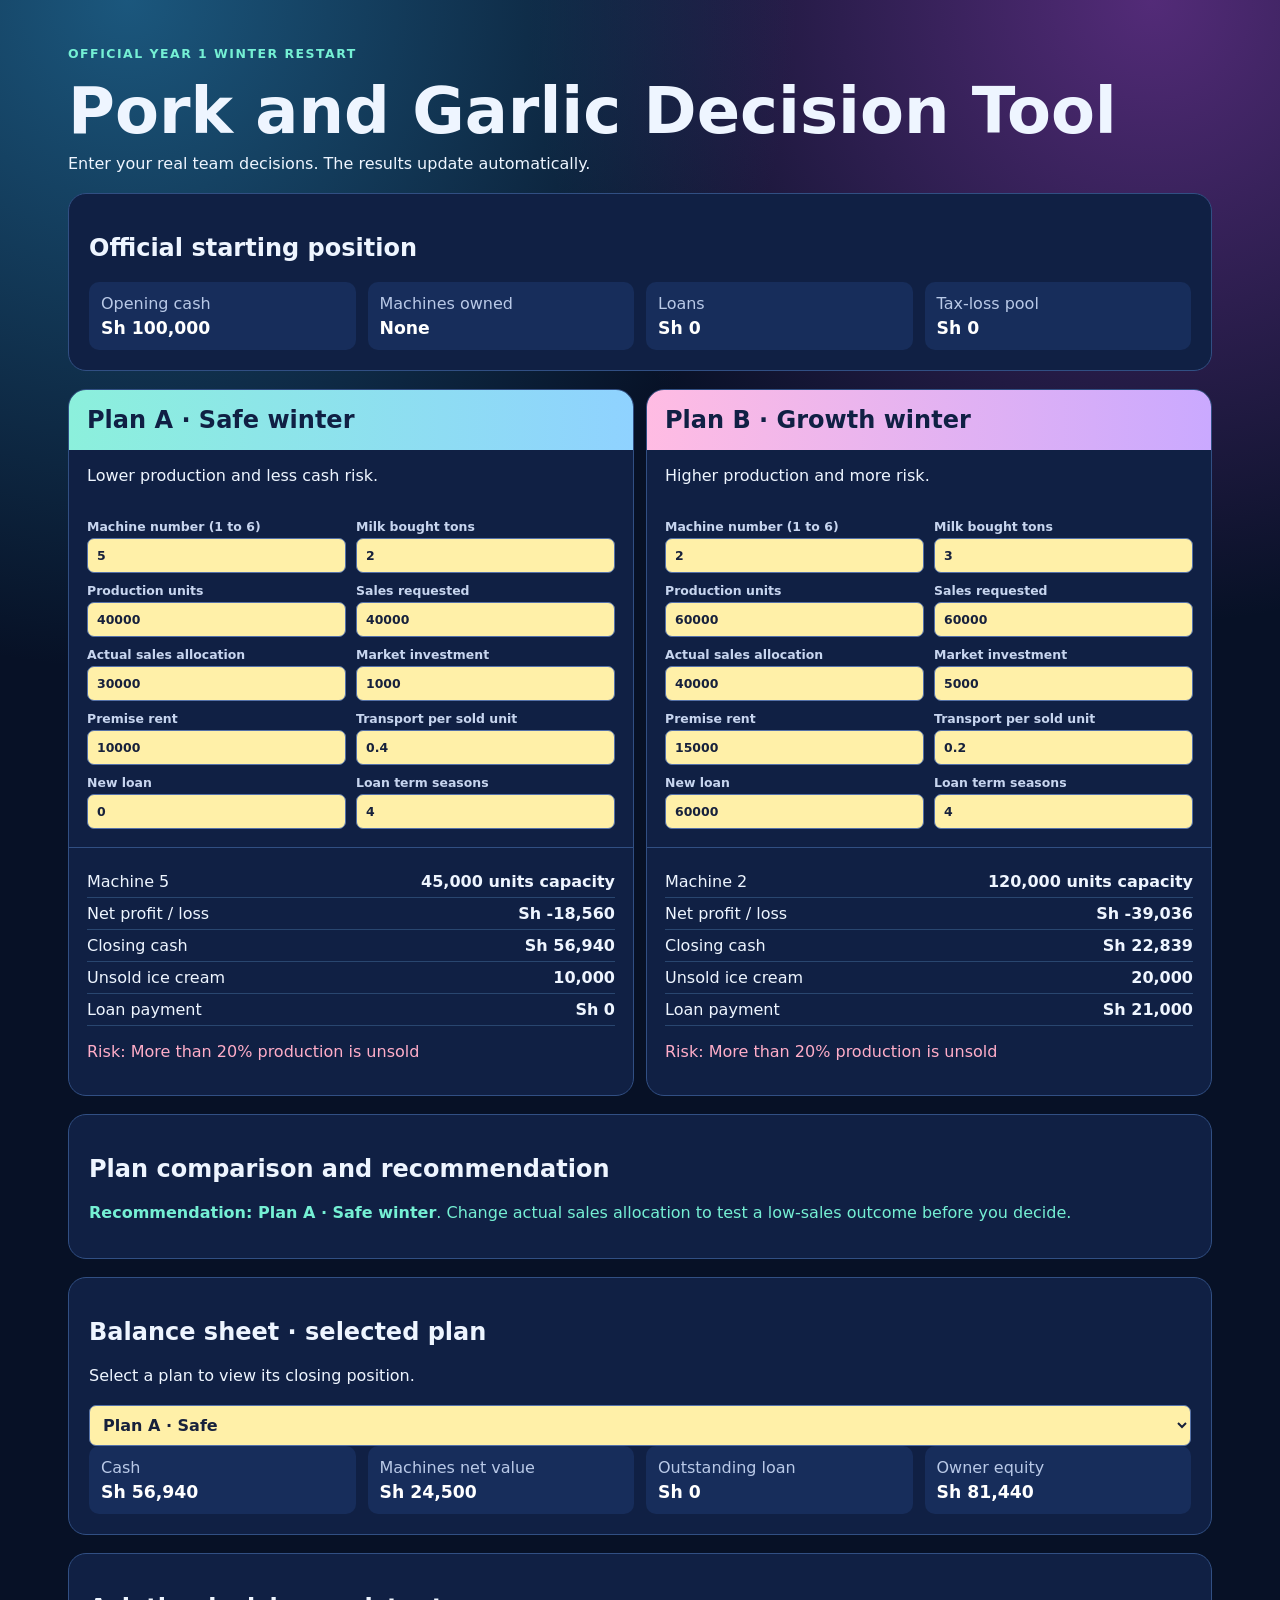
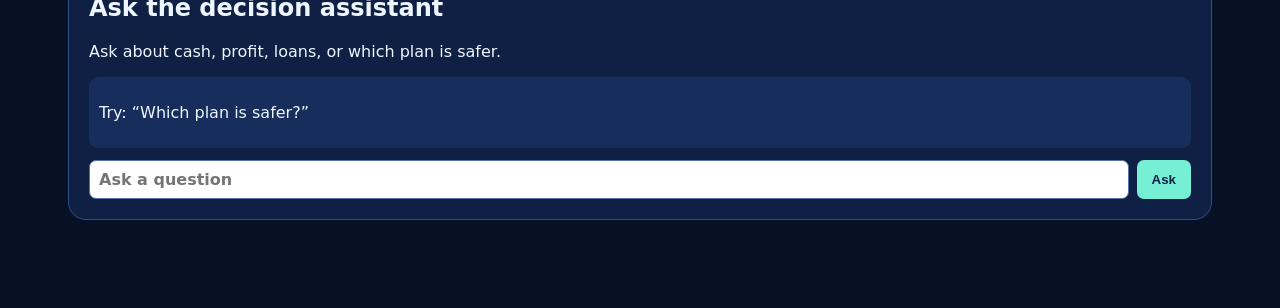
<file: index.html>
<!doctype html><html lang="en"><head><meta charset="utf-8"><meta name="viewport" content="width=device-width,initial-scale=1"><title>Pork and Garlic Decision Tool</title><link rel="stylesheet" href="styles.css"></head><body><main><header><p>OFFICIAL YEAR 1 WINTER RESTART</p><h1>Pork and Garlic Decision Tool</h1><span>Enter your real team decisions. The results update automatically.</span></header><section class="panel"><h2>Official starting position</h2><div class="summary"><div>Opening cash<b>Sh 100,000</b></div><div>Machines owned<b>None</b></div><div>Loans<b>Sh 0</b></div><div>Tax-loss pool<b>Sh 0</b></div></div></section><section class="plans"><article class="plan safe"><h2>Plan A · Safe winter</h2><p>Lower production and less cash risk.</p><div class="inputs" id="safeInputs"></div><div class="result" id="safeResult"></div></article><article class="plan growth"><h2>Plan B · Growth winter</h2><p>Higher production and more risk.</p><div class="inputs" id="growthInputs"></div><div class="result" id="growthResult"></div></article></section><section class="panel"><h2>Plan comparison and recommendation</h2><div id="comparison"></div></section><section class="panel"><h2>Balance sheet · selected plan</h2><p>Select a plan to view its closing position.</p><select id="balancePlan"><option value="safe">Plan A · Safe</option><option value="growth">Plan B · Growth</option></select><div class="balance" id="balance"></div></section><section class="panel"><h2>Ask the decision assistant</h2><p>Ask about cash, profit, loans, or which plan is safer.</p><div class="chat" id="chat"><p>Try: “Which plan is safer?”</p></div><form id="chatForm"><input id="question" placeholder="Ask a question"><button>Ask</button></form></section></main><script src="app.js"></script></body></html>
</file>
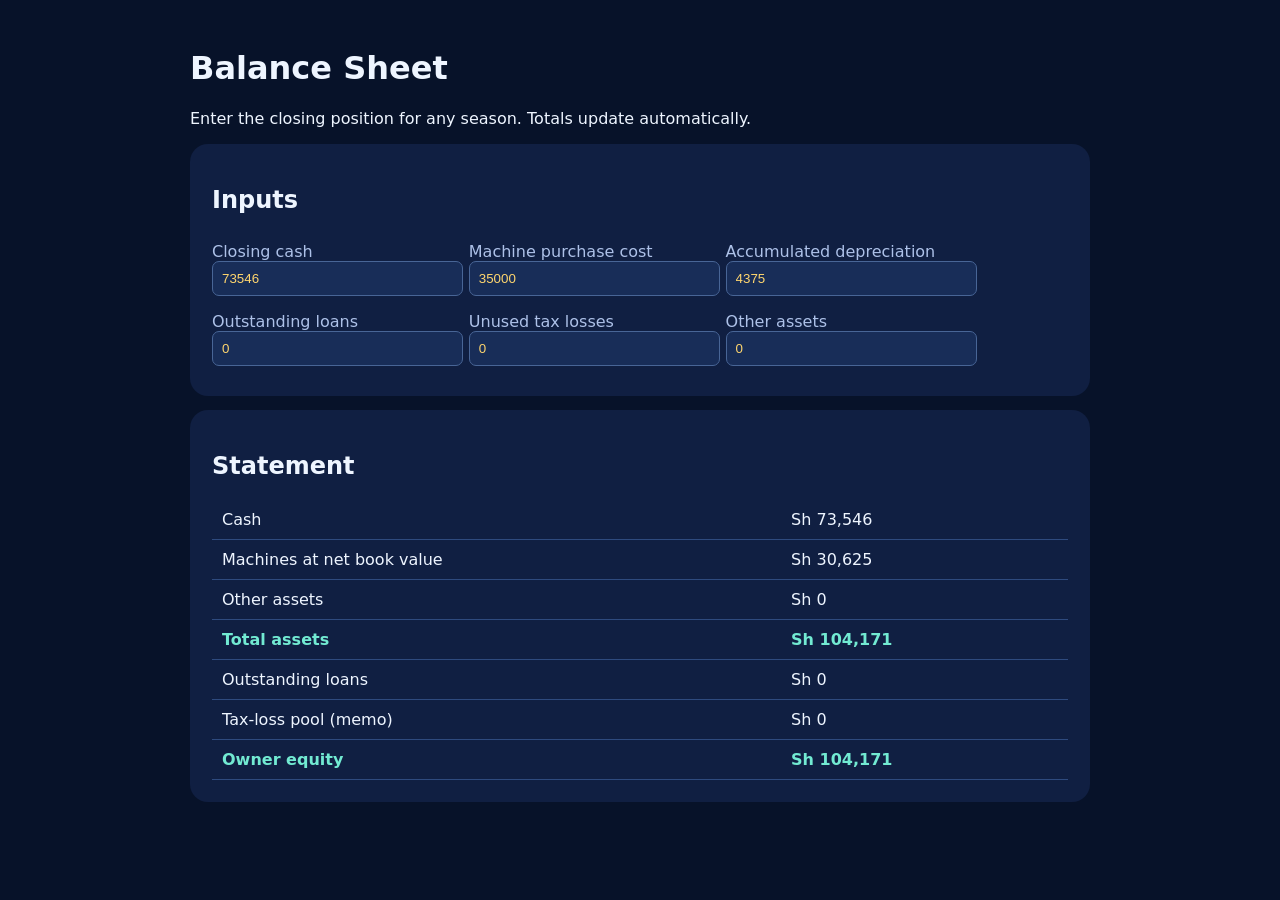
<file: balance-sheet-clean.html>
<!doctype html><html lang="en"><meta charset="utf-8"><meta name="viewport" content="width=device-width,initial-scale=1"><title>Balance Sheet</title><style>body{font:16px system-ui;max-width:900px;margin:auto;padding:28px;background:#071229;color:#eef5ff}.box{background:#101f42;padding:22px;border-radius:18px;margin:14px 0}label{display:inline-block;width:30%;margin:8px 0;color:#adc1e8}input{display:block;width:90%;padding:9px;border-radius:7px;background:#182d58;color:#ffd66e;border:1px solid #486596}table{width:100%;border-collapse:collapse}td{padding:10px;border-bottom:1px solid #2e4a7e}.total{font-weight:800;color:#72ead2}@media(max-width:650px){label{width:48%}}</style><main><h1>Balance Sheet</h1><p>Enter the closing position for any season. Totals update automatically.</p><section class=box><h2>Inputs</h2><label>Closing cash<input id=c value=73546 type=number></label><label>Machine purchase cost<input id=mc value=35000 type=number></label><label>Accumulated depreciation<input id=ad value=4375 type=number></label><label>Outstanding loans<input id=d value=0 type=number></label><label>Unused tax losses<input id=t value=0 type=number></label><label>Other assets<input id=o value=0 type=number></label></section><section class=box><h2>Statement</h2><table id=out></table></section></main><script>const ids=['c','mc','ad','d','t','o'];function money(x){return 'Sh '+Math.round(x).toLocaleString()}function draw(){let c=+document.querySelector('#c').value||0,mc=+document.querySelector('#mc').value||0,ad=+document.querySelector('#ad').value||0,d=+document.querySelector('#d').value||0,t=+document.querySelector('#t').value||0,o=+document.querySelector('#o').value||0,net=mc-ad,assets=c+net+o,equity=assets-d;out.innerHTML=`<tr><td>Cash</td><td>${money(c)}</td></tr><tr><td>Machines at net book value</td><td>${money(net)}</td></tr><tr><td>Other assets</td><td>${money(o)}</td></tr><tr class=total><td>Total assets</td><td>${money(assets)}</td></tr><tr><td>Outstanding loans</td><td>${money(d)}</td></tr><tr><td>Tax-loss pool (memo)</td><td>${money(t)}</td></tr><tr class=total><td>Owner equity</td><td>${money(equity)}</td></tr>`}ids.forEach(id=>document.querySelector('#'+id).oninput=draw);draw();</script></html>
</file>
<file: styles.css>
*{box-sizing:border-box}body{margin:0;font:16px system-ui;background:radial-gradient(circle at 10% 0,#1b577d,transparent 30%),radial-gradient(circle at 90% 0,#532b78,transparent 28%),#071126;color:#eef5ff}main{max-width:1180px;margin:auto;padding:34px 18px 70px}header{margin-bottom:20px}header p{font-size:.78rem;letter-spacing:.12em;color:#75f0d4;font-weight:800}h1{font-size:clamp(2.2rem,5vw,4rem);margin:.1em 0}.panel,.plan{background:#102044;border:1px solid #314f83;border-radius:18px;padding:20px;margin:18px 0}.summary,.plans,.balance{display:grid;grid-template-columns:repeat(4,1fr);gap:12px}.summary div,.balance div{background:#172d5b;border-radius:10px;padding:12px;color:#b9c9e7}.summary b,.balance b{display:block;color:#fff;font-size:1.08rem;margin-top:5px}.plans{grid-template-columns:1fr 1fr}.plan{margin:0;padding:0;overflow:hidden}.plan h2,.plan>p{margin:0;padding:16px 18px}.safe h2{background:linear-gradient(90deg,#8cf0dc,#8fd2ff);color:#102044}.growth h2{background:linear-gradient(90deg,#ffbce3,#caa9ff);color:#102044}.inputs{padding:18px;display:grid;grid-template-columns:1fr 1fr;gap:10px}label{font-size:.78rem;font-weight:800;color:#c7d5ef}input,select{width:100%;margin-top:4px;padding:9px;border-radius:7px;border:1px solid #5571a8;background:#fff0a8;color:#17213c;font:inherit;font-weight:700}.result{border-top:1px solid #314f83;padding:18px}.row{display:flex;justify-content:space-between;padding:6px 0;border-bottom:1px solid #29466f}.warning{color:#ffadc8}.good{color:#75f0d4}.chat{min-height:55px;padding:10px;background:#172d5b;border-radius:9px;margin:12px 0}form{display:flex;gap:8px}form input{margin:0;background:white}button{border:0;border-radius:7px;padding:9px 15px;background:#75f0d4;color:#102044;font-weight:800}@media(max-width:760px){.plans,.summary,.balance{grid-template-columns:1fr}.inputs{grid-template-columns:1fr}}
</file>
